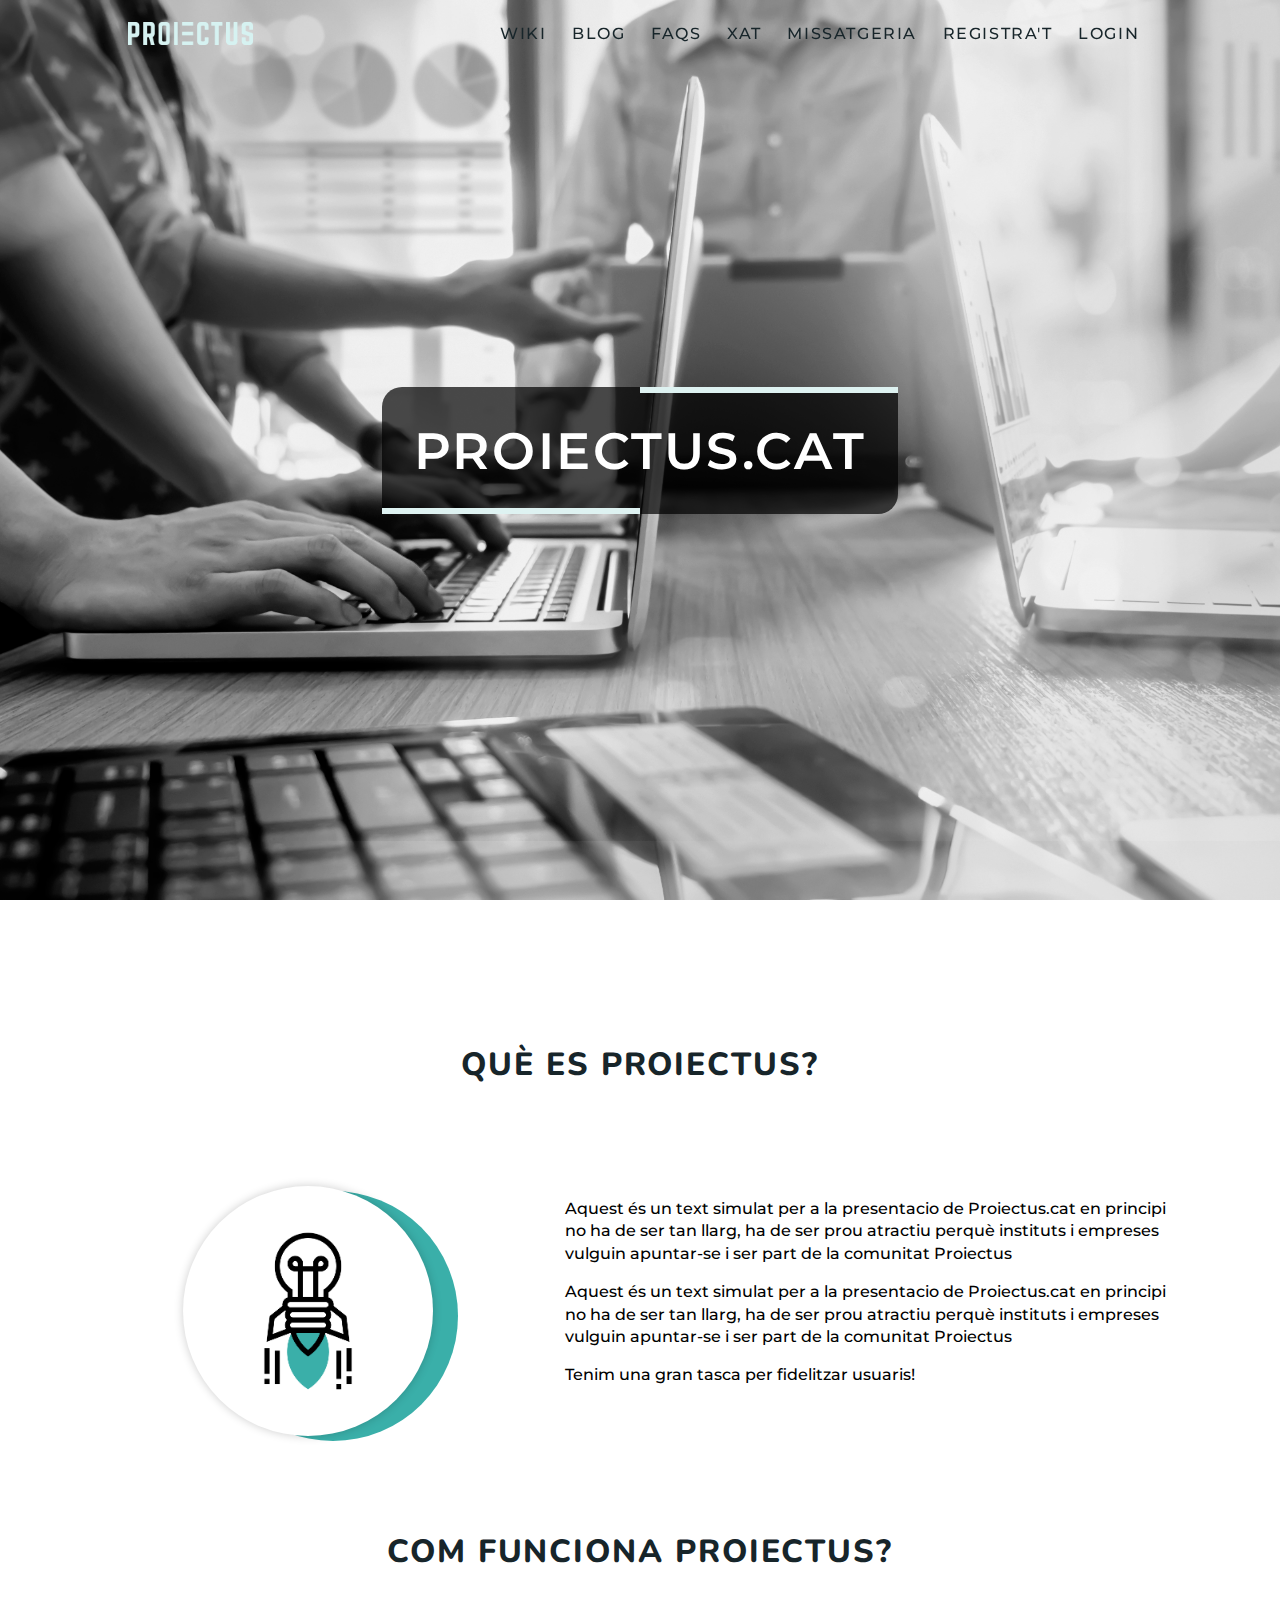
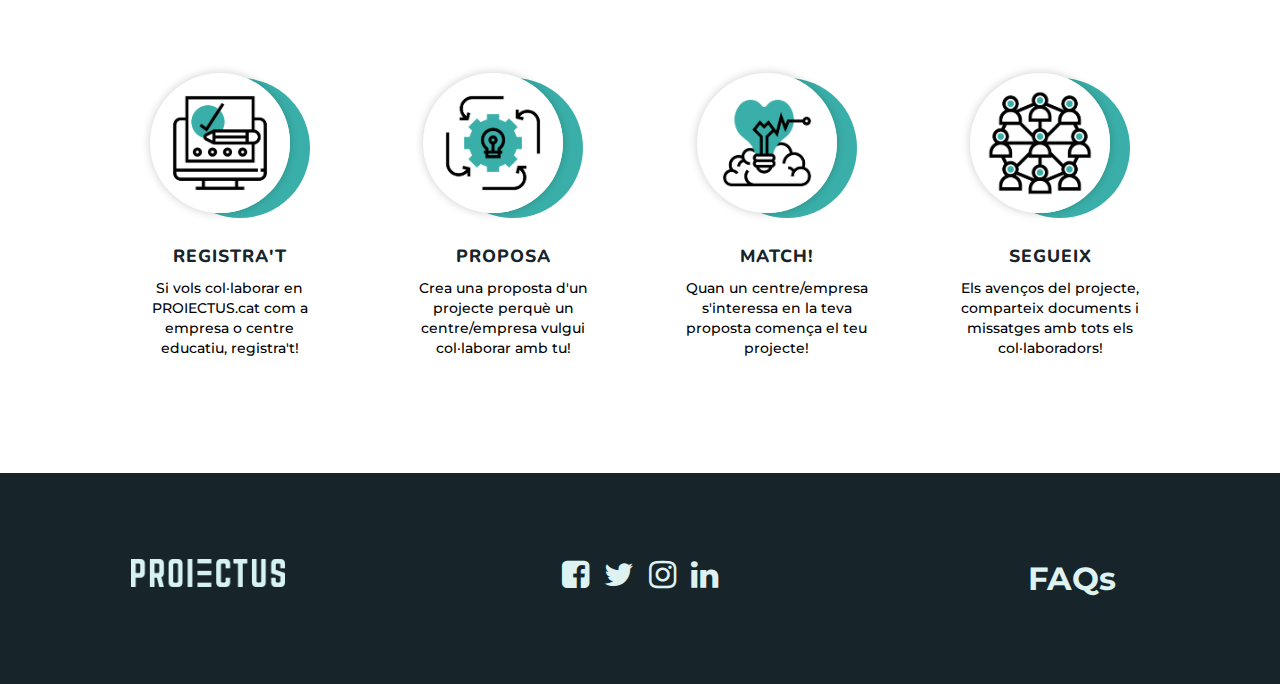
<file: corporativa/index.html>
<!DOCTYPE html>
<html lang="en">
<head>
    <meta charset="UTF-8"/>
    <meta name="viewport" content="width=device-width, initial-scale=1.0">
    <meta http-equiv="X-UA-Compatible" content="ie=edge">
    <title>PROIECTUS</title>
    <!--css-->
    <link rel="stylesheet" type="text/css" href="./css/main.css"/>

    <!--webfonts-->
    <link href="https://fonts.googleapis.com/css?family=Montserrat:300,300i,400,400i,500,500i,600,600i,700,700i,800,800i,900,900i&display=swap" rel="stylesheet">
    <link href="https://fonts.googleapis.com/css?family=Nunito:400,400i,600,600i,700,700i,800,800i,900,900i&display=swap" rel="stylesheet">
    
    <!--fontawesome-->
    <link href="http://maxcdn.bootstrapcdn.com/font-awesome/4.1.0/css/font-awesome.min.css" rel="stylesheet">

</head>
<body>
    <header class="main-header">
        <div class="logo">
                <img class="logo" src="./img/logo_2.png">
        </div>
        <input type="checkbox" class="menu-btn" id="menu-btn">
        <label for="menu-btn" class="menu-icon">
          <span class="menu-icon__line"></span>
        </label>

        <ul class="nav-links">
            <li class="nav-link">
                <a target= "_blank" href="">Wiki</a>
            </li>
            <li class="nav-link">
                <a target= "_blank" href="">Blog</a>
            </li>
            <li class="nav-link">
                <a href="">FAQs</a>
            </li>
            <li class="nav-link">
                <a href="">Xat</a>
            </li>
            <li class="nav-link">
                <a href="">Missatgeria</a>
            </li>
            <li class="nav-link">
                <a href="">Registra't</a>
            </li>
            <li class="nav-link">
                <a href="">LOGIN</a>
            </li>
        </ul>

    </header>
    <main>
        <section class="home-section" id="home">
             <div class="presentacio">
                 <h1>PROIECTUS.CAT</h1>
                    <!--<div class="img-presentacio">
                        <img class="img-presentacio" src="./img/logo_2.png">
                    </div>-->
             </div> 
        </section>
        <section class="contenedor-seccion">
            <h1 class="titol-seccion">Què es Proiectus?</h1>
            <div class="row">
                <div class="col-sm-12 col-md-12 col-lg-5 col-xl-5">
                    <div class="container-que-es">
                        <div class="thumbnail-que-es">
                        <img class="img-que-es" src="./img/paso_0-01.png" alt="">
                        </div>
                    </div>
                </div>
                <div class="ol-sm-12 col-md-12 col-md-7 col-lg-7">
                    <div class="contenedor-parrafos">
                        <p>Aquest és un text simulat per a la presentacio de Proiectus.cat en principi no ha de ser tan llarg, ha de ser prou atractiu perquè instituts i empreses vulguin apuntar-se i ser part de la comunitat Proiectus</p>
                        <p>Aquest és un text simulat per a la presentacio de Proiectus.cat en principi no ha de ser tan llarg, ha de ser prou atractiu perquè instituts i empreses vulguin apuntar-se i ser part de la comunitat Proiectus</p>
                        <p>Tenim una gran tasca per fidelitzar usuaris!</p>
                    </div>
                </div>
            </div>            
        </section>        
        <section class="contenedor-seccion" id="Com funciona Proiectus"> <!-- contenedor de contenedores que fa -->
            <h1 class="titol-seccion">Com funciona Proiectus?</h1>
            
            <div class="row">
            <!-- contenedor que fa 1 -->
                <div class="col-xs-12 col-sm-6 col-md-4 col-lg-3">
                    <div class="que-fa-container">
                        <div class="thumbnail-que-fa">
                            <img class="img-que-fa" src="./img/paso_1-01.png" alt="">
                        </div>
                        <div class="contingut-que-fa">
                            <div class="info-que-fa">
                                <p class="titol-que-fa">registra't</p>
                                <p class="descripcio-que-fa">Si vols col·laborar en PROIECTUS.cat com a empresa o centre <br/>educatiu, registra't!</p>
                            </div>
                        </div>
                    </div>    
                </div>
                <!-- fin contenedor que fa 1 -->
                
                <!-- contenedor que fa 2 -->
                <div class="col-xs-12 col-sm-6 col-md-4 col-lg-3">
                    <div class="que-fa-container">
                        <div class="thumbnail-que-fa">
                            <img class="img-que-fa" src="./img/paso_2-01.png" alt="">
                        </div>
                        <div class="contingut-que-fa">
                            <div class="info-que-fa">
                                <p class="titol-que-fa">proposa</p>
                                <p class="descripcio-que-fa">Crea una proposta d'un projecte perquè un centre/empresa vulgui col·laborar amb tu!</p>
                            </div>
                        </div>
                    </div>    
                </div>
                <!-- fin contenedor que fa 2 -->

                <!-- contenedor que fa 3 -->
                <div class="col-xs-12 col-sm-6 col-md-4 col-lg-3">
                    <div class="que-fa-container">
                        <div class="thumbnail-que-fa">
                            <img class="img-que-fa" src="./img/paso_3-01.png" alt="">
                        </div>
                        <div class="contingut-que-fa">
                            <div class="info-que-fa">
                                <p class="titol-que-fa">MATCH!</p>
                                <p class="descripcio-que-fa">Quan un centre/empresa s'interessa en la teva proposta comença el teu projecte!</p>
                            </div>
                        </div>
                    </div>    
                </div>
                <!-- fin contenedor que fa 3 -->

                <!-- contenedor que fa 4 -->
                <div class="col-xs-12 col-sm-6 col-md-4 col-lg-3">
                    <div class="que-fa-container ">
                        <div class="thumbnail-que-fa ">
                            <img class="img-que-fa" src="./img/paso_4-01.png" alt="">
                        </div>
                        <div class="contingut-que-fa">
                            <div class="info-que-fa">
                                <p class="titol-que-fa">segueix</p>
                                <p class="descripcio-que-fa">Els avenços del projecte, comparteix documents i missatges amb tots els col·laboradors!</p>
                            </div>
                        </div>
                    </div>    
                </div>
                <!-- fin contenedor que fa 4 -->
            </div> <!-- / finrow -->    
        </section>
        <!--javascript-->      
        <script src="js/main.js"></script>
        
    </main>
    <footer class="footer"id="footer">
        <div class="row">
            

             <!--col1--> 
            <div class="col-xs-12 col-sm-4 col-md-3 col-xl-3">
                <div class="container-footer">
                    <div class="wrapper">
                        <ul class="wrapper">
                            <li class="wrapper">
                                <a href="">
                                    <img width="60%" src="./img/logo_2.png">
                                </a>
                            </li>
                        </ul>
                    </div>
                </div>
            </div>
            <!--col2--> 
            <div class="col-xs-12 col-sm-4 col-lg-6 col-xl-6">
                <div class="container-footer">
                    <ul class="wrapper">
                        <li class="wrapper">
                            <a href="">
                                <i class="fa fa-facebook-square fa-2x"></i>
                            </a>
                        </li>
                        <li class="wrapper">
                            <a href="">
                                <i class="fa fa-twitter fa-2x"></i>
                            </a>                            
                        </li>
                        <li class="wrapper">
                            <a href="">
                                 <i class="fa fa-instagram fa-2x"></i>
                            </a>           
                        </li >
                        <li class="wrapper">
                            <a href="">
                                <i class="fa fa-linkedin fa-2x"></i>
                            </a>           
                        </li>
                    </ul>
                </div>
            </div>

                <!--col3--> 
                <div class="col-xs-12 col-sm-4 col-md-3 col-xl-3">
                    <div class="container-footer">
                        <div class="wrapper">
                            <ul class="wrapper">
                                <li class="wrapper">
                                    <a href="">
                                        <p class="faqs">FAQs</p>
                                    </a>           
                                </li>
                            </ul>
                        </div>
                    </div>
                </div>
                <!--fin col 3--> 
            




        </div><!--fin row-->
    </footer>
</body>
</html>
</file>
<file: corporativa/css/main.css>
@charset "UTF-8";
@import url("https://fonts.googleapis.com/css?family=Montserrat:300,300i,400,400i,500,500i,600,600i,700,700i,800,800i,900,900i&display=swap");
@import url("https://fonts.googleapis.com/css?family=Nunito:300,300i,400,400i,600,600i,700,700i,800,800i,900,900i&display=swap");
/*color palette variables*/
/*color palette variables*/
@import url("https://fonts.googleapis.com/css?family=Montserrat:300,300i,400,400i,500,500i,600,600i,700,700i,800,800i,900,900i&display=swap");
@import url("https://fonts.googleapis.com/css?family=Nunito:300,300i,400,400i,600,600i,700,700i,800,800i,900,900i&display=swap");
.presentacio {
  height: 100vh;
  background: url(../img/fondo_byn.jpg) no-repeat bottom center;
  background-size: cover;
  display: flex;
  justify-content: center;
  align-items: center;
  padding: 0 10vw;
  color: blanchedalmond;
  margin-bottom: 12.3367198839vh;
}
.presentacio h1 {
  position: relative;
  color: white;
  font-family: "Montserrat", sans-serif;
  font-weight: 600;
  font-size: 4vw;
  letter-spacing: 0.2vw;
  text-transform: uppercase;
  text-align: center;
  background: rgba(0, 0, 0, 0.7);
  padding: 2rem;
  border-radius: 1.5625vw 0;
}
.presentacio h1::before, .presentacio h1::after {
  content: "";
  position: absolute;
  top: 0;
  height: 100%;
  width: 50%;
}
.presentacio h1::before {
  left: 0;
  border-bottom: 0.46875vw solid #DEF2F1;
}
.presentacio h1::after {
  right: 0;
  border-top: 0.46875vw solid #DEF2F1;
}

/*color palette variables*/
.main-header {
  position: fixed;
  display: flex;
  justify-content: space-between;
  align-items: center;
  height: 7.5vh;
  width: 100vw;
  padding: 0 10vw;
  color: #17252A;
  z-index: 1;
  transition: 0.4s ease-out;
}
.main-header .logo {
  max-width: 9.765625vw;
  vertical-align: middle;
  display: table-cell;
}
.main-header a {
  font-family: "Montserrat", sans-serif;
  font-weight: 500;
  letter-spacing: 0.1rem;
  font-size: 1rem;
  text-decoration: none;
  color: inherit;
  text-transform: uppercase;
}
.main-header .nav-links {
  display: flex;
  list-style: none;
}
.main-header .nav-links .nav-link {
  transition: opacity 0.4s ease-in-out, transform 0.6s cubic-bezier(0.175, 0.885, 0.32, 1.275);
}
.main-header .nav-links .nav-link:nth-of-type(2) {
  transition-delay: 0.1s;
}
.main-header .nav-links .nav-link:nth-of-type(3) {
  transition-delay: 0.2s;
}
.main-header .nav-links .nav-link:nth-of-type(4) {
  transition-delay: 0.3s;
}
.main-header .nav-links .nav-link:nth-of-type(5) {
  transition-delay: 0.4s;
}
.main-header .nav-links .nav-link:nth-of-type(6) {
  transition-delay: 0.5s;
}
.main-header .nav-links .nav-link:nth-of-type(7) {
  transition-delay: 0.6s;
}
.main-header .nav-links .nav-link a {
  margin: 0.1rem;
  padding: 1rem 0.7rem;
}
.main-header .nav-links .nav-link a:hover {
  font-weight: 600;
  background: #2B7A78;
  color: #DEF2F1;
}
.main-header .menu-icon {
  position: relative;
  padding: 26px 10px;
  cursor: pointer;
  z-index: 1;
  display: none;
}
.main-header .menu-icon__line {
  display: block;
  position: relative;
  background: #17252A;
  height: 2px;
  width: 20px;
  border-radius: 4px;
  transition: background 0.8s ease;
}
.main-header .menu-icon__line::before, .main-header .menu-icon__line::after {
  content: "";
  position: absolute;
  height: 100%;
  width: 100%;
  border-radius: 4px;
  background: #17252A;
  transition: background 0.8s ease;
}
.main-header .menu-icon__line::before {
  transform: translateY(-5px);
}
.main-header .menu-icon__line::after {
  transform: translateY(5px);
}
.main-header .menu-btn {
  display: none;
  top: -100px;
}
.main-header .menu-btn:focus ~ .menu-icon .menu-icon__line::before {
  transform: translateY(-7px);
}
.main-header .menu-btn:focus ~ .menu-icon .menu-icon__line::after {
  transform: translateY(7px);
}
.main-header.scrolled {
  height: 7.5vh;
  background: #17252A;
  color: #DEF2F1;
}
.main-header.scrolled .menu-icon__line, .main-header.scrolled .menu-icon__line::before, .main-header.scrolled .menu-icon__line::after {
  background: #DEF2F1;
}

/*color palette variables*/
/*Variables del Grid*/
/*Breakpoints*/
/*Crea declaraciones de rango de distintos break points para usar con  media queries*/
@media only screen and (max-width: 767px) {
  .main-header .logo {
    max-width: 125px;
    vertical-align: middle;
    display: table-cell;
  }
  .main-header .menu-icon {
    display: block;
  }
  .main-header .menu-icon__line {
    animation: closedMid 0.8s backwards;
    animation-direction: reverse;
  }
  .main-header .menu-icon__line::before {
    animation: closedTop 0.8s backwards;
    animation-direction: reverse;
  }
  .main-header .menu-icon__line::after {
    animation: closedBtm 0.8s backwards;
    animation-direction: reverse;
  }
  .main-header .nav-links {
    position: absolute;
    top: 0;
    left: 0;
    opacity: 0;
    flex-direction: column;
    justify-content: space-evenly;
    align-items: center;
    padding: 10rem 0;
    width: 100vw;
    height: 100vh;
    font-size: 2rem;
    color: #DEF2F1;
    background: #17252A;
    transition: opacity 0.8s 0.5s, clip-path 1s 0.5s;
    clip-path: circle(200px at top right);
  }
  .main-header .nav-links .nav-link {
    opacity: 0;
    transform: translateX(100%);
    width: 100%;
    text-align: center;
  }
  .main-header .nav-links .nav-link a {
    font-size: 1.6rem;
    display: block;
    padding: 1.8rem 0;
  }
  .main-header .menu-btn:checked ~ .nav-links {
    opacity: 1;
    clip-path: circle(100% at center);
  }
  .main-header .menu-btn:checked ~ .nav-links .nav-link {
    opacity: 1;
    transform: translateX(0);
    transition: opacity 0.6s ease-in-out, transform 1.3s cubic-bezier(0.175, 0.885, 0.32, 1.275);
    /*queremos que salgan individualmente con el efecto anterior
    y enumeramos cada nav-link para dar un delay en la transición*/
  }
  .main-header .menu-btn:checked ~ .nav-links .nav-link:nth-of-type(1) {
    transition-delay: 0.7s;
  }
  .main-header .menu-btn:checked ~ .nav-links .nav-link:nth-of-type(2) {
    transition-delay: 0.8s;
  }
  .main-header .menu-btn:checked ~ .nav-links .nav-link:nth-of-type(3) {
    transition-delay: 0.9s;
  }
  .main-header .menu-btn:checked ~ .nav-links .nav-link:nth-of-type(4) {
    transition-delay: 1s;
  }
  .main-header .menu-btn:checked ~ .nav-links .nav-link:nth-of-type(5) {
    transition-delay: 1.1s;
  }
  .main-header .menu-btn:checked ~ .nav-links .nav-link:nth-of-type(6) {
    transition-delay: 1.2s;
  }
  .main-header .menu-btn:checked ~ .nav-links .nav-link:nth-of-type(7) {
    transition-delay: 1.3s;
  }
  .main-header .menu-btn:checked ~ .menu-icon {
    border-radius: 50%;
    animation: pulse 1s;
  }
  .main-header .menu-btn:checked ~ .menu-icon .menu-icon__line {
    background: #DEF2F1;
    animation: openMid 0.8s forwards;
  }
  .main-header .menu-btn:checked ~ .menu-icon .menu-icon__line::before {
    background: #DEF2F1;
    animation: openTop 0.8s forwards;
  }
  .main-header .menu-btn:checked ~ .menu-icon .menu-icon__line::after {
    background: #DEF2F1;
    animation: openBtm 0.8s forwards;
  }

  .presentacio h1 {
    font-size: 6vw;
  }
}
/*animación pulse para el menú responsive (hamburguesa)*/
@keyframes pulse {
  from {
    box-shadow: 0 0 0 0px rgba(255, 255, 255, 0.6);
    background: rgba(255, 255, 255, 0.6);
  }
  to {
    box-shadow: 0 0 0 1000px rgba(255, 255, 255, 0);
    background: rgba(255, 255, 255, 0);
  }
}
/*animación para transformar el menú hamburguesa en una X (abrir)*/
@keyframes openTop {
  0% {
    transform: translateY(-5px) rotate(0deg);
  }
  50% {
    transform: translateY(0px) rotate(0deg);
  }
  100% {
    transform: translateY(0px) rotate(90deg);
  }
}
@keyframes openMid {
  50% {
    transform: rotate(0deg);
  }
  100% {
    transform: rotate(45deg);
  }
}
@keyframes openBtm {
  0% {
    transform: translateY(5px) rotate(0deg);
  }
  50% {
    transform: translateY(0px) rotate(0deg);
  }
  100% {
    transform: translateY(0px) rotate(90deg);
  }
}
/*animación para transformar el menú hamburguesa en una X (cerrar)*/
@keyframes closedTop {
  0% {
    transform: translateY(-5px) rotate(0deg);
  }
  50% {
    transform: translateY(0px) rotate(0deg);
  }
  100% {
    transform: translateY(0px) rotate(90deg);
  }
}
@keyframes clsedMid {
  50% {
    transform: rotate(0deg);
  }
  100% {
    transform: rotate(45deg);
  }
}
@keyframes closedBtm {
  0% {
    transform: translateY(5px) rotate(0deg);
  }
  50% {
    transform: translateY(0px) rotate(0deg);
  }
  100% {
    transform: translateY(0px) rotate(90deg);
  }
}
/*Variables del Grid*/
/*Breakpoints*/
/*Crea declaraciones de rango de distintos break points para usar con  media queries*/
/*Variables del Grid*/
/*Breakpoints*/
/*Crea declaraciones de rango de distintos break points para usar con  media queries*/
.row {
  box-sizing: border-box;
  margin: 0 auto;
  width: 100%;
  display: -webkit-flex;
  display: -ms-flexbox;
  display: flex;
  flex: 0 1 auto;
  flex-direction: row;
  flex-wrap: wrap;
  max-width: 90%;
}

.row.reverse {
  flex-direction: row-reverse;
}

.row.natural-height {
  align-items: flex-start;
}

.row.flex-column {
  flex-direction: column;
}

.col {
  box-sizing: border-box;
  flex-grow: 1;
  flex-basis: 0;
  max-width: 100%;
  padding: 1rem;
}

.col.reverse {
  flex-direction: column-reverse;
}

.first {
  order: -1;
}

.last {
  order: 1;
}

.align-start {
  align-self: flex-start;
}

.align-end {
  align-self: flex-end;
}

.align-center {
  align-self: center;
}

.align-baseline {
  align-self: baseline;
}

.align-stretch {
  align-self: stretch;
}

.col-xs {
  box-sizing: border-box;
  flex-grow: 1;
  flex-basis: 0;
  max-width: 100%;
  padding: 1rem;
}

.col-xs-1 {
  box-sizing: border-box;
  flex-basis: 8.3333333333%;
  max-width: 8.3333333333%;
  padding: 1rem;
}

.col-xs-offset-1 {
  margin-left: 8.3333333333%;
}

.col-xs-2 {
  box-sizing: border-box;
  flex-basis: 16.6666666667%;
  max-width: 16.6666666667%;
  padding: 1rem;
}

.col-xs-offset-2 {
  margin-left: 16.6666666667%;
}

.col-xs-3 {
  box-sizing: border-box;
  flex-basis: 25%;
  max-width: 25%;
  padding: 1rem;
}

.col-xs-offset-3 {
  margin-left: 25%;
}

.col-xs-4 {
  box-sizing: border-box;
  flex-basis: 33.3333333333%;
  max-width: 33.3333333333%;
  padding: 1rem;
}

.col-xs-offset-4 {
  margin-left: 33.3333333333%;
}

.col-xs-5 {
  box-sizing: border-box;
  flex-basis: 41.6666666667%;
  max-width: 41.6666666667%;
  padding: 1rem;
}

.col-xs-offset-5 {
  margin-left: 41.6666666667%;
}

.col-xs-6 {
  box-sizing: border-box;
  flex-basis: 50%;
  max-width: 50%;
  padding: 1rem;
}

.col-xs-offset-6 {
  margin-left: 50%;
}

.col-xs-7 {
  box-sizing: border-box;
  flex-basis: 58.3333333333%;
  max-width: 58.3333333333%;
  padding: 1rem;
}

.col-xs-offset-7 {
  margin-left: 58.3333333333%;
}

.col-xs-8 {
  box-sizing: border-box;
  flex-basis: 66.6666666667%;
  max-width: 66.6666666667%;
  padding: 1rem;
}

.col-xs-offset-8 {
  margin-left: 66.6666666667%;
}

.col-xs-9 {
  box-sizing: border-box;
  flex-basis: 75%;
  max-width: 75%;
  padding: 1rem;
}

.col-xs-offset-9 {
  margin-left: 75%;
}

.col-xs-10 {
  box-sizing: border-box;
  flex-basis: 83.3333333333%;
  max-width: 83.3333333333%;
  padding: 1rem;
}

.col-xs-offset-10 {
  margin-left: 83.3333333333%;
}

.col-xs-11 {
  box-sizing: border-box;
  flex-basis: 91.6666666667%;
  max-width: 91.6666666667%;
  padding: 1rem;
}

.col-xs-offset-11 {
  margin-left: 91.6666666667%;
}

.col-xs-12 {
  box-sizing: border-box;
  flex-basis: 100%;
  max-width: 100%;
  padding: 1rem;
}

.col-xs-offset-12 {
  margin-left: 100%;
}

.row.start-xs {
  justify-content: flex-start;
}

.row.center-xs {
  justify-content: center;
}

.row.end-xs {
  justify-content: flex-end;
}

.row.top-xs {
  align-items: flex-start;
}

.row.middle-xs {
  align-items: center;
}

.row.bottom-xs {
  align-items: flex-end;
}

.row.around-xs {
  justify-content: space-around;
}

.row.between-xs {
  justify-content: space-between;
}

.first-xs {
  order: -1;
}

.last-xs {
  order: 1;
}

@media only screen and (min-width: 601px) {
  .col-sm {
    box-sizing: border-box;
    flex-grow: 1;
    flex-basis: 0;
    max-width: 100%;
    padding: 1rem;
  }

  .col-sm-1 {
    box-sizing: border-box;
    flex-basis: 8.3333333333%;
    max-width: 8.3333333333%;
    padding: 1rem;
  }

  .col-sm-offset-1 {
    margin-left: 8.3333333333%;
  }

  .col-sm-2 {
    box-sizing: border-box;
    flex-basis: 16.6666666667%;
    max-width: 16.6666666667%;
    padding: 1rem;
  }

  .col-sm-offset-2 {
    margin-left: 16.6666666667%;
  }

  .col-sm-3 {
    box-sizing: border-box;
    flex-basis: 25%;
    max-width: 25%;
    padding: 1rem;
  }

  .col-sm-offset-3 {
    margin-left: 25%;
  }

  .col-sm-4 {
    box-sizing: border-box;
    flex-basis: 33.3333333333%;
    max-width: 33.3333333333%;
    padding: 1rem;
  }

  .col-sm-offset-4 {
    margin-left: 33.3333333333%;
  }

  .col-sm-5 {
    box-sizing: border-box;
    flex-basis: 41.6666666667%;
    max-width: 41.6666666667%;
    padding: 1rem;
  }

  .col-sm-offset-5 {
    margin-left: 41.6666666667%;
  }

  .col-sm-6 {
    box-sizing: border-box;
    flex-basis: 50%;
    max-width: 50%;
    padding: 1rem;
  }

  .col-sm-offset-6 {
    margin-left: 50%;
  }

  .col-sm-7 {
    box-sizing: border-box;
    flex-basis: 58.3333333333%;
    max-width: 58.3333333333%;
    padding: 1rem;
  }

  .col-sm-offset-7 {
    margin-left: 58.3333333333%;
  }

  .col-sm-8 {
    box-sizing: border-box;
    flex-basis: 66.6666666667%;
    max-width: 66.6666666667%;
    padding: 1rem;
  }

  .col-sm-offset-8 {
    margin-left: 66.6666666667%;
  }

  .col-sm-9 {
    box-sizing: border-box;
    flex-basis: 75%;
    max-width: 75%;
    padding: 1rem;
  }

  .col-sm-offset-9 {
    margin-left: 75%;
  }

  .col-sm-10 {
    box-sizing: border-box;
    flex-basis: 83.3333333333%;
    max-width: 83.3333333333%;
    padding: 1rem;
  }

  .col-sm-offset-10 {
    margin-left: 83.3333333333%;
  }

  .col-sm-11 {
    box-sizing: border-box;
    flex-basis: 91.6666666667%;
    max-width: 91.6666666667%;
    padding: 1rem;
  }

  .col-sm-offset-11 {
    margin-left: 91.6666666667%;
  }

  .col-sm-12 {
    box-sizing: border-box;
    flex-basis: 100%;
    max-width: 100%;
    padding: 1rem;
  }

  .col-sm-offset-12 {
    margin-left: 100%;
  }

  .row.start-sm {
    justify-content: flex-start;
  }

  .row.center-sm {
    justify-content: center;
  }

  .row.end-sm {
    justify-content: flex-end;
  }

  .row.top-sm {
    align-items: flex-start;
  }

  .row.middle-sm {
    align-items: center;
  }

  .row.bottom-sm {
    align-items: flex-end;
  }

  .row.around-sm {
    justify-content: space-around;
  }

  .row.between-sm {
    justify-content: space-between;
  }

  .first-sm {
    order: -1;
  }

  .last-sm {
    order: 1;
  }
}
@media only screen and (min-width: 909px) {
  .col-md {
    box-sizing: border-box;
    flex-grow: 1;
    flex-basis: 0;
    max-width: 100%;
    padding: 1rem;
  }

  .col-md-1 {
    box-sizing: border-box;
    flex-basis: 8.3333333333%;
    max-width: 8.3333333333%;
    padding: 1rem;
  }

  .col-md-offset-1 {
    margin-left: 8.3333333333%;
  }

  .col-md-2 {
    box-sizing: border-box;
    flex-basis: 16.6666666667%;
    max-width: 16.6666666667%;
    padding: 1rem;
  }

  .col-md-offset-2 {
    margin-left: 16.6666666667%;
  }

  .col-md-3 {
    box-sizing: border-box;
    flex-basis: 25%;
    max-width: 25%;
    padding: 1rem;
  }

  .col-md-offset-3 {
    margin-left: 25%;
  }

  .col-md-4 {
    box-sizing: border-box;
    flex-basis: 33.3333333333%;
    max-width: 33.3333333333%;
    padding: 1rem;
  }

  .col-md-offset-4 {
    margin-left: 33.3333333333%;
  }

  .col-md-5 {
    box-sizing: border-box;
    flex-basis: 41.6666666667%;
    max-width: 41.6666666667%;
    padding: 1rem;
  }

  .col-md-offset-5 {
    margin-left: 41.6666666667%;
  }

  .col-md-6 {
    box-sizing: border-box;
    flex-basis: 50%;
    max-width: 50%;
    padding: 1rem;
  }

  .col-md-offset-6 {
    margin-left: 50%;
  }

  .col-md-7 {
    box-sizing: border-box;
    flex-basis: 58.3333333333%;
    max-width: 58.3333333333%;
    padding: 1rem;
  }

  .col-md-offset-7 {
    margin-left: 58.3333333333%;
  }

  .col-md-8 {
    box-sizing: border-box;
    flex-basis: 66.6666666667%;
    max-width: 66.6666666667%;
    padding: 1rem;
  }

  .col-md-offset-8 {
    margin-left: 66.6666666667%;
  }

  .col-md-9 {
    box-sizing: border-box;
    flex-basis: 75%;
    max-width: 75%;
    padding: 1rem;
  }

  .col-md-offset-9 {
    margin-left: 75%;
  }

  .col-md-10 {
    box-sizing: border-box;
    flex-basis: 83.3333333333%;
    max-width: 83.3333333333%;
    padding: 1rem;
  }

  .col-md-offset-10 {
    margin-left: 83.3333333333%;
  }

  .col-md-11 {
    box-sizing: border-box;
    flex-basis: 91.6666666667%;
    max-width: 91.6666666667%;
    padding: 1rem;
  }

  .col-md-offset-11 {
    margin-left: 91.6666666667%;
  }

  .col-md-12 {
    box-sizing: border-box;
    flex-basis: 100%;
    max-width: 100%;
    padding: 1rem;
  }

  .col-md-offset-12 {
    margin-left: 100%;
  }

  .row.start-md {
    justify-content: flex-start;
  }

  .row.center-md {
    justify-content: center;
  }

  .row.end-md {
    justify-content: flex-end;
  }

  .row.top-md {
    align-items: flex-start;
  }

  .row.middle-md {
    align-items: center;
  }

  .row.bottom-md {
    align-items: flex-end;
  }

  .row.around-md {
    justify-content: space-around;
  }

  .row.between-md {
    justify-content: space-between;
  }

  .first-md {
    order: -1;
  }

  .last-md {
    order: 1;
  }
}
@media only screen and (min-width: 1201px) {
  .col-lg {
    box-sizing: border-box;
    flex-grow: 1;
    flex-basis: 0;
    max-width: 100%;
    padding: 1rem;
  }

  .col-lg-1 {
    box-sizing: border-box;
    flex-basis: 8.3333333333%;
    max-width: 8.3333333333%;
    padding: 1rem;
  }

  .col-lg-offset-1 {
    margin-left: 8.3333333333%;
  }

  .col-lg-2 {
    box-sizing: border-box;
    flex-basis: 16.6666666667%;
    max-width: 16.6666666667%;
    padding: 1rem;
  }

  .col-lg-offset-2 {
    margin-left: 16.6666666667%;
  }

  .col-lg-3 {
    box-sizing: border-box;
    flex-basis: 25%;
    max-width: 25%;
    padding: 1rem;
  }

  .col-lg-offset-3 {
    margin-left: 25%;
  }

  .col-lg-4 {
    box-sizing: border-box;
    flex-basis: 33.3333333333%;
    max-width: 33.3333333333%;
    padding: 1rem;
  }

  .col-lg-offset-4 {
    margin-left: 33.3333333333%;
  }

  .col-lg-5 {
    box-sizing: border-box;
    flex-basis: 41.6666666667%;
    max-width: 41.6666666667%;
    padding: 1rem;
  }

  .col-lg-offset-5 {
    margin-left: 41.6666666667%;
  }

  .col-lg-6 {
    box-sizing: border-box;
    flex-basis: 50%;
    max-width: 50%;
    padding: 1rem;
  }

  .col-lg-offset-6 {
    margin-left: 50%;
  }

  .col-lg-7 {
    box-sizing: border-box;
    flex-basis: 58.3333333333%;
    max-width: 58.3333333333%;
    padding: 1rem;
  }

  .col-lg-offset-7 {
    margin-left: 58.3333333333%;
  }

  .col-lg-8 {
    box-sizing: border-box;
    flex-basis: 66.6666666667%;
    max-width: 66.6666666667%;
    padding: 1rem;
  }

  .col-lg-offset-8 {
    margin-left: 66.6666666667%;
  }

  .col-lg-9 {
    box-sizing: border-box;
    flex-basis: 75%;
    max-width: 75%;
    padding: 1rem;
  }

  .col-lg-offset-9 {
    margin-left: 75%;
  }

  .col-lg-10 {
    box-sizing: border-box;
    flex-basis: 83.3333333333%;
    max-width: 83.3333333333%;
    padding: 1rem;
  }

  .col-lg-offset-10 {
    margin-left: 83.3333333333%;
  }

  .col-lg-11 {
    box-sizing: border-box;
    flex-basis: 91.6666666667%;
    max-width: 91.6666666667%;
    padding: 1rem;
  }

  .col-lg-offset-11 {
    margin-left: 91.6666666667%;
  }

  .col-lg-12 {
    box-sizing: border-box;
    flex-basis: 100%;
    max-width: 100%;
    padding: 1rem;
  }

  .col-lg-offset-12 {
    margin-left: 100%;
  }

  .row.start-lg {
    justify-content: flex-start;
  }

  .row.center-lg {
    justify-content: center;
  }

  .row.end-lg {
    justify-content: flex-end;
  }

  .row.top-lg {
    align-items: flex-start;
  }

  .row.middle-lg {
    align-items: center;
  }

  .row.bottom-lg {
    align-items: flex-end;
  }

  .row.around-lg {
    justify-content: space-around;
  }

  .row.between-lg {
    justify-content: space-between;
  }

  .first-lg {
    order: -1;
  }

  .last-lg {
    order: 1;
  }
}
@media only screen and (min-width: 1801px) {
  .col-xl {
    box-sizing: border-box;
    flex-grow: 1;
    flex-basis: 0;
    max-width: 100%;
    padding: 1rem;
  }

  .col-xl-1 {
    box-sizing: border-box;
    flex-basis: 8.3333333333%;
    max-width: 8.3333333333%;
    padding: 1rem;
  }

  .col-xl-offset-1 {
    margin-left: 8.3333333333%;
  }

  .col-xl-2 {
    box-sizing: border-box;
    flex-basis: 16.6666666667%;
    max-width: 16.6666666667%;
    padding: 1rem;
  }

  .col-xl-offset-2 {
    margin-left: 16.6666666667%;
  }

  .col-xl-3 {
    box-sizing: border-box;
    flex-basis: 25%;
    max-width: 25%;
    padding: 1rem;
  }

  .col-xl-offset-3 {
    margin-left: 25%;
  }

  .col-xl-4 {
    box-sizing: border-box;
    flex-basis: 33.3333333333%;
    max-width: 33.3333333333%;
    padding: 1rem;
  }

  .col-xl-offset-4 {
    margin-left: 33.3333333333%;
  }

  .col-xl-5 {
    box-sizing: border-box;
    flex-basis: 41.6666666667%;
    max-width: 41.6666666667%;
    padding: 1rem;
  }

  .col-xl-offset-5 {
    margin-left: 41.6666666667%;
  }

  .col-xl-6 {
    box-sizing: border-box;
    flex-basis: 50%;
    max-width: 50%;
    padding: 1rem;
  }

  .col-xl-offset-6 {
    margin-left: 50%;
  }

  .col-xl-7 {
    box-sizing: border-box;
    flex-basis: 58.3333333333%;
    max-width: 58.3333333333%;
    padding: 1rem;
  }

  .col-xl-offset-7 {
    margin-left: 58.3333333333%;
  }

  .col-xl-8 {
    box-sizing: border-box;
    flex-basis: 66.6666666667%;
    max-width: 66.6666666667%;
    padding: 1rem;
  }

  .col-xl-offset-8 {
    margin-left: 66.6666666667%;
  }

  .col-xl-9 {
    box-sizing: border-box;
    flex-basis: 75%;
    max-width: 75%;
    padding: 1rem;
  }

  .col-xl-offset-9 {
    margin-left: 75%;
  }

  .col-xl-10 {
    box-sizing: border-box;
    flex-basis: 83.3333333333%;
    max-width: 83.3333333333%;
    padding: 1rem;
  }

  .col-xl-offset-10 {
    margin-left: 83.3333333333%;
  }

  .col-xl-11 {
    box-sizing: border-box;
    flex-basis: 91.6666666667%;
    max-width: 91.6666666667%;
    padding: 1rem;
  }

  .col-xl-offset-11 {
    margin-left: 91.6666666667%;
  }

  .col-xl-12 {
    box-sizing: border-box;
    flex-basis: 100%;
    max-width: 100%;
    padding: 1rem;
  }

  .col-xl-offset-12 {
    margin-left: 100%;
  }

  .row.start-xl {
    justify-content: flex-start;
  }

  .row.center-xl {
    justify-content: center;
  }

  .row.end-xl {
    justify-content: flex-end;
  }

  .row.top-xl {
    align-items: flex-start;
  }

  .row.middle-xl {
    align-items: center;
  }

  .row.bottom-xl {
    align-items: flex-end;
  }

  .row.around-xl {
    justify-content: space-around;
  }

  .row.between-xl {
    justify-content: space-between;
  }

  .first-xl {
    order: -1;
  }

  .last-xl {
    order: 1;
  }
}
.col-gutter-lr {
  padding: 0 1rem;
}

.col-no-gutter {
  padding: 0;
}

.show {
  display: block !important;
}

.row.show {
  display: -webkit-flex !important;
  display: -ms-flexbox !important;
  display: flex !important;
}

.hide {
  display: none !important;
}

.show-xs {
  display: block !important;
}

.row.show-xs {
  display: -webkit-flex !important;
  display: -ms-flexbox !important;
  display: flex !important;
}

.hide-xs {
  display: none !important;
}

@media only screen and (max-width: 600px) {
  .show-xs-only {
    display: block !important;
  }

  .row.show-xs-only {
    display: -webkit-flex !important;
    display: -ms-flexbox !important;
    display: flex !important;
  }

  .hide-xs-only {
    display: none !important;
  }
}
@media only screen and (min-width: 601px) {
  .show-sm {
    display: block !important;
  }

  .row.show-sm {
    display: -webkit-flex !important;
    display: -ms-flexbox !important;
    display: flex !important;
  }

  .hide-sm {
    display: none !important;
  }
}
@media only screen and (min-width: 601px) and (max-width: 908px) {
  .show-sm-only {
    display: block !important;
  }

  .row.show-sm-only {
    display: -webkit-flex !important;
    display: -ms-flexbox !important;
    display: flex !important;
  }

  .hide-sm-only {
    display: none !important;
  }
}
@media only screen and (min-width: 909px) {
  .show-md {
    display: block !important;
  }

  .row.show-md {
    display: -webkit-flex !important;
    display: -ms-flexbox !important;
    display: flex !important;
  }

  .hide-md {
    display: none !important;
  }
}
@media only screen and (min-width: 909px) and (max-width: 1200px) {
  .show-md-only {
    display: block !important;
  }

  .row.show-md-only {
    display: -webkit-flex !important;
    display: -ms-flexbox !important;
    display: flex !important;
  }

  .hide-md-only {
    display: none !important;
  }
}
@media only screen and (min-width: 1201px) {
  .show-lg {
    display: block !important;
  }

  .row.show-lg {
    display: -webkit-flex !important;
    display: -ms-flexbox !important;
    display: flex !important;
  }

  .hide-lg {
    display: none !important;
  }
}
@media only screen and (min-width: 1201px) and (max-width: 1800px) {
  .show-lg-only {
    display: block !important;
  }

  .row.show-lg-only {
    display: -webkit-flex !important;
    display: -ms-flexbox !important;
    display: flex !important;
  }

  .hide-lg-only {
    display: none !important;
  }
}
@media only screen and (min-width: 1801px) {
  .show-xl {
    display: block !important;
  }

  .row.show-xl {
    display: -webkit-flex !important;
    display: -ms-flexbox !important;
    display: flex !important;
  }

  .hide-xl {
    display: none !important;
  }
}
/*color palette variables*/
/*qué fa items*/
.clearfix {
  display: inline-block;
}
.clearfix::after {
  content: ".";
  display: block;
  height: 0;
  clear: both;
  visibility: hidden;
}

.que-fa-container {
  overflow: hidden;
  position: relative;
  text-align: center;
  flex-wrap: wrap;
  flex-direction: row;
  height: auto;
  margin-bottom: 15px;
}
.que-fa-container .thumbnail-que-fa {
  width: 140px;
  height: 140px;
  margin: 25px 20px 20px 40px;
  position: relative;
  display: inline-block;
  border-radius: 100%;
  background-color: #3AAFA9;
}
.que-fa-container .thumbnail-que-fa .img-que-fa {
  height: 100%;
  float: left;
  position: absolute;
  bottom: 5px;
  left: -20px;
  border-radius: 50%;
  background-color: #DEF2F1;
  object-fit: cover;
  /*CSS Advanced*/
  box-shadow: 0 0 10px 0 rgba(0, 0, 0, 0.2);
  /* CSS Advanced sombra y colores */
}
.que-fa-container .contingut-que-fa {
  width: 100%;
  height: auto;
}
.que-fa-container .contingut-que-fa .info-que-fa {
  width: 100%;
  height: 100%;
  padding: 0px 15px 15px 15px;
}
.que-fa-container .contingut-que-fa .info-que-fa .titol-que-fa {
  margin: 0px 0px 10px 0px;
  font-size: 1.1em;
  font-family: "Nunito", sans-serif;
  font-weight: 800;
  color: #17252A;
  text-transform: uppercase;
  letter-spacing: 1px;
  text-overflow: ellipsis;
  /*CSS Advanced*/
}
.que-fa-container .contingut-que-fa .info-que-fa .descripcio-que-fa {
  margin: 0px 0px 2vh 0px;
  font-family: "Montserrat", sans-serif;
  font-weight: 500;
  font-size: 0.9em;
  line-height: 1.4em;
}

/*color palette variables*/
/* FOOTER */
.footer {
  display: flex;
  flex-direction: row;
  text-decoration: none;
  list-style: none;
  width: 100%;
  height: auto;
  position: relative;
  margin-top: 50px;
  margin-bottom: 0px;
  background-color: #17252A;
}
.footer .container-footer {
  position: relative;
  text-align: center;
  justify-content: space-around !important;
  flex-wrap: wrap;
  flex-direction: row;
  margin: 70px 0px;
}
.footer .container-footer .thumbnail-footer {
  width: 190px;
  height: auto;
  margin: 0 auto;
  position: absolute;
  display: flex;
  justify-content: flex-start;
}
.footer .container-footer .thumbnail-footer .img-footer {
  width: 150px;
  height: auto;
  position: absolute;
  object-fit: cover;
  /*CSS Advanced*/
  box-shadow: 0 0 10px 0 rgba(0, 0, 0, 0.2);
  /* CSS Advanced sombra y colores */
}
.footer .container-footer .wrapper {
  text-align: center;
  display: inline-flex;
}
.footer .container-footer ul {
  padding-inline-start: 0px;
}
.footer .container-footer ul .wrapper ul {
  display: inline-flex;
  margin: 0;
  padding: 0;
  /* For IE, the outcast */
  zoom: 1;
  *display: inline;
}
.footer .container-footer ul li {
  text-decoration: none;
  list-style: none;
}
.footer .container-footer ul li .wrapper li {
  float: left;
  padding: 2px 5px;
  border: 1px solid black;
}
.footer .container-footer ul li a {
  text-decoration: none;
}
.footer .container-footer ul li a .faqs {
  font-family: "Montserrat", sans-serif;
  font-weight: 700;
  font-size: 2rem;
  color: #DEF2F1;
}
.footer .container-footer ul li a .fa-facebook-square, .footer .container-footer ul li a .fa-twitter,
.footer .container-footer ul li a .fa-instagram, .footer .container-footer ul li a .fa-linkedin {
  color: #DEF2F1;
}
.footer .container-footer ul li:not(:last-child) {
  margin-right: 15px;
}

@media only screen and (max-width: 900px) {
  .container-footer {
    width: 100%;
    position: relative;
    flex-wrap: wrap;
    flex-direction: row;
    height: auto;
    margin-bottom: 15px;
  }
  .container-footer::after {
    content: "";
    display: table;
    clear: both;
  }
  .container-footer .thumbnail-footer {
    width: 100%;
    height: 200px;
    position: relative;
    background-color: red;
  }
  .container-footer .img-footer {
    width: 100%;
    height: auto;
    object-fit: cover;
    /*CSS Advanced*/
  }
  .container-footer .img-footer-wrapper {
    width: 50%;
  }
}
*, *::before, *::after {
  margin: 0px;
  box-sizing: border-box;
}

body {
  font-family: "Nunito", sans-serif;
}

.contenedor-seccion {
  display: flex;
  flex-wrap: wrap;
  flex-direction: row;
  width: 95%;
  margin: 0 auto;
  justify-content: space-around;
}
.contenedor-seccion .titol-seccion {
  font-family: "Nunito", sans-serif;
  text-transform: uppercase !important;
  letter-spacing: 0.12rem;
  font-weight: 800;
  font-size: 1.2 rem;
  margin: 2rem 0.2rem 4rem 0.2rem;
  text-align: center;
  color: #17252A;
}
.contenedor-seccion .container-que-es {
  height: auto;
  overflow: hidden;
  position: relative;
  text-align: center;
  justify-content: space-around !important;
  flex-wrap: wrap;
  flex-direction: row;
  margin-bottom: 15px;
}
.contenedor-seccion .container-que-es .thumbnail-que-es {
  width: 250px;
  height: 250px;
  margin: 25px 20px 20px 45px;
  align-self: center;
  position: relative;
  display: inline-block;
  border-radius: 100%;
  background-color: #3AAFA9;
}
.contenedor-seccion .container-que-es .thumbnail-que-es .img-que-es {
  height: 100%;
  float: left;
  position: absolute;
  bottom: 5px;
  left: -25px;
  border-radius: 50%;
  background-color: #DEF2F1;
  object-fit: cover;
  /*CSS Advanced*/
  box-shadow: 0 0 10px 0 rgba(0, 0, 0, 0.2);
  /* CSS Advanced sombra y colores */
}

@media only screen and (max-width: 340px) {
  .contenedor-seccion {
    display: flex;
    flex-wrap: wrap;
    flex-direction: row;
    width: 95%;
    margin: 0 auto;
    justify-content: space-around;
  }
  .contenedor-seccion .titol-seccion {
    font-family: "Nunito", sans-serif;
    text-transform: uppercase !important;
    letter-spacing: 0.12rem;
    font-weight: 800;
    font-size: 1.2 rem;
    margin: 2rem 0.2rem 4rem 0.2rem;
    text-align: center;
    color: #17252A;
  }
  .contenedor-seccion .container-que-es {
    height: auto;
    overflow: hidden;
    position: relative;
    text-align: center;
    justify-content: space-around !important;
    flex-wrap: wrap;
    flex-direction: row;
    margin-bottom: 15px;
  }
  .contenedor-seccion .container-que-es .thumbnail-que-es {
    width: 180px;
    height: 180px;
    margin: 25px 20px 20px 45px;
    align-self: center;
    position: relative;
    display: inline-block;
    border-radius: 100%;
    background-color: #3AAFA9;
  }
  .contenedor-seccion .container-que-es .thumbnail-que-es .img-que-es {
    height: 100%;
    float: left;
    position: absolute;
    bottom: 5px;
    left: -25px;
    border-radius: 50%;
    background-color: #DEF2F1;
    object-fit: cover;
    /*CSS Advanced*/
    box-shadow: 0 0 10px 0 rgba(0, 0, 0, 0.2);
    /* CSS Advanced sombra y colores */
  }
}
.contenedor-parrafos {
  width: 100%;
  margin: 2rem auto;
}
.contenedor-parrafos p {
  margin: 1rem 0;
  font-family: "Montserrat", sans-serif;
  font-size: 1em;
  font-weight: 500;
  line-height: 1.4em;
}

/*# sourceMappingURL=main.css.map */
</file>
